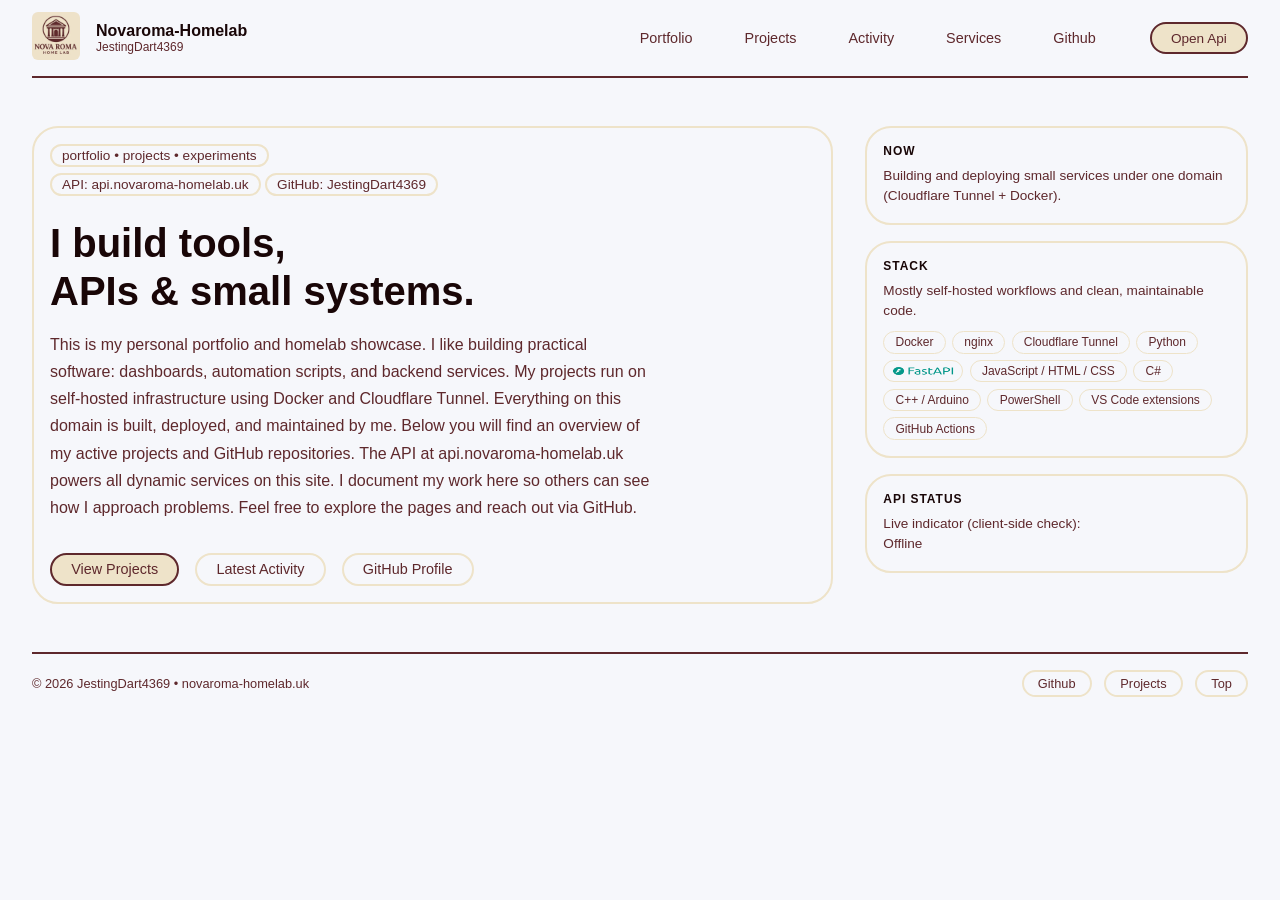
<file: app/template/index.html>
<!DOCTYPE html>
<html lang="en">
  <head>
    <meta charset="UTF-8" />
    <!-- sync:csp:start -->
    <meta http-equiv="Content-Security-Policy" content="default-src 'self'; script-src 'self'; style-src 'self'; img-src 'self' https://novaroma-homelab.uk; connect-src 'self' https://api.novaroma-homelab.uk; object-src 'none'; base-uri 'none'; form-action 'self'" />
    <!-- sync:csp:end -->
    <meta name="viewport" content="width=device-width, initial-scale=1.0" />
    <meta name="description" content="Novaroma-Homelab — portfolio, projects, APIs, and self-hosted software experiments by JestingDart4369." />
    <meta name="author" content="JestingDart4369" />
    <meta name="twitter:description" content="Novaroma-Homelab — portfolio, projects, APIs, and self-hosted software experiments by JestingDart4369." />
    <meta name="twitter:title" content="Novaroma-Homelab" />
    <meta name="twitter:card" content="summary_large_image" />
    <meta name="theme-color" content="#0f172a" />
    <meta name="keywords" content="Novaroma, JestingDart4369, homelab, portfolio, projects, software, API, Docker, Cloudflare Tunnel, self-hosted" />
    <meta name="robots" content="index, follow" />
    <title>Novaroma-Homelab</title>
    <meta property="og:site_name" content="Novaroma-Homelab" />
    <meta property="og:url" content="https://novaroma-homelab.uk/" />
    <meta property="og:type" content="website" />
    <meta property="og:description" content="Novaroma-Homelab — portfolio, projects, APIs, and self-hosted software experiments by JestingDart4369." />
    <meta property="og:title" content="Novaroma-Homelab" />
    <link rel="canonical" href="https://novaroma-homelab.uk/" />
    <link rel="icon" type="image/png" sizes="512x512" href="https://novaroma-homelab.uk/assets/nova-roma-logo-512.png?v=20260827-2" />
    <link rel="shortcut icon" href="/favicon.ico?v=20260827-2" />
    <link rel="apple-touch-icon" sizes="512x512" href="https://novaroma-homelab.uk/assets/nova-roma-logo-512.png?v=20260827-2" />
    <meta property="og:image" content="https://novaroma-homelab.uk/assets/novaroma-search-preview.png?v=20260827-2" />
    <meta property="og:image:secure_url" content="https://novaroma-homelab.uk/assets/novaroma-search-preview.png?v=20260827-2" />
    <meta property="og:image:type" content="image/png" />
    <meta property="og:image:width" content="1200" />
    <meta property="og:image:height" content="630" />
    <meta property="og:image:alt" content="Novaroma-Homelab logo" />
    <meta name="twitter:image" content="https://novaroma-homelab.uk/assets/novaroma-search-preview.png?v=20260827-2" />
    <script type="application/ld+json" data-novaroma-search-image>{"@context":"https://schema.org","@type":"WebSite","name":"Novaroma-Homelab","alternateName":["Novaroma Homelab","Novaroma"],"url":"https://novaroma-homelab.uk/","publisher":{"@type":"Person","name":"JestingDart4369","url":"https://github.com/JestingDart4369","image":"https://novaroma-homelab.uk/assets/nova-roma-logo-512.png?v=20260827-2"},"image":"https://novaroma-homelab.uk/assets/novaroma-search-preview.png?v=20260827-2","thumbnailUrl":"https://novaroma-homelab.uk/assets/novaroma-search-preview.png?v=20260827-2","inLanguage":"en"}</script>
    <link rel="stylesheet" href="style.css" />
    <link rel="stylesheet" href="seasons.css" />
    <script src="seasons.js"></script>
    <script src="site.js" defer></script>
    <link rel="preconnect" href="https://github.com" />
  </head>
  <body>    
    <header>
        <a href="index.html">
            <img src="assets/nova-roma-logo-256.webp?v=20260827-1" alt="Novaroma Logo" class="website-logo" width="128" height="128">
        </a>
        <div class="website-title">
            <p class="site-title">Novaroma-Homelab</p>
            <p>JestingDart4369</p>
        </div>
        <nav>
            <button class="hamburger-menu" id="menu-btn" aria-label="Open navigation menu"></button>
            <ul class="nav-links" id="nav-links">
                <li><a href="portfolio.html">Portfolio</a></li>
                <li><a href="Projects.html">Projects</a></li>
                <li><a href="Activity.html">Activity</a></li>
                <li><a href="Services.html">Services</a></li>
                <li><a href="https://github.com/JestingDart4369" target="_blank" rel="noopener">Github</a></li>
            </ul>
        </nav>
        <a href="https://api.novaroma-homelab.uk" class="btn-api" target="_blank" rel="noopener">Open Api</a>
    </header>

    <hr class="divider-header">

    <main>
    
    <section class="Hero">
        <p class="Hero-sub">
            portfolio • projects • experiments
        </p>
        <div>
        <p class="Hero-sub">
            API: api.novaroma-homelab.uk
        </p>
        <p class="Hero-sub">
            GitHub: JestingDart4369
        </p>
        </div>
        <h1>
            I build tools,<br>
APIs & small systems.
        </h1>
        <p class="hero-text">
            This is my personal portfolio and homelab showcase. I like building practical software: dashboards, automation scripts, and backend services. My projects run on self-hosted infrastructure using Docker and Cloudflare Tunnel. Everything on this domain is built, deployed, and maintained by me. Below you will find an overview of my active projects and GitHub repositories. The API at api.novaroma-homelab.uk powers all dynamic services on this site. I document my work here so others can see how I approach problems. Feel free to explore the pages and reach out via GitHub.
        </p>
        <div class="Hero-buttons">
            <a href="Projects.html" class="btn-primary">View Projects</a>
            <a href="Activity.html" class="btn-secondary">Latest Activity</a>
            <a href="https://github.com/JestingDart4369" target="_blank" rel="noopener" class="btn-secondary">GitHub Profile</a>
        </div>
    </section>
    <aside class="info-panel">
        <div class="info-block">
            <h2>Now</h2>
            <p>Building and deploying small services under one domain (Cloudflare Tunnel + Docker).</p>
        </div>
        <div class="info-block">
            <h2>Stack</h2>
            <p>Mostly self-hosted workflows and clean, maintainable code.</p>
            <div class="tags" data-sync="stack">
            <span class="tag">Docker</span>
            <span class="tag">nginx</span>
            <span class="tag">Cloudflare Tunnel</span>
            <span class="tag">Python</span>
            <img src="assets/fastapi-badge.png?v=20260622-3" alt="FastAPI logo" class="tag-icon" width="80" height="29">
            <span class="tag">JavaScript / HTML / CSS</span>
            <span class="tag">C#</span>
            <span class="tag">C++ / Arduino</span>
            <span class="tag">PowerShell</span>
            <span class="tag">VS Code extensions</span>
            <span class="tag">GitHub Actions</span>
            </div>
        </div>

        <div class="info-block">
            <h2>API Status</h2>
            <p>Live indicator (client-side check):</p>
            <p id="api-status">Checking...</p>
        </div>

    </aside>
    
    </main>
    <hr class="divider-bottom">
    <footer>
        <p class="footer-copy" tabindex="0">© 2026 JestingDart4369 • novaroma-homelab.uk</p>
        <nav class="footer-nav">
            <a href="https://github.com/JestingDart4369" target="_blank" rel="noopener">Github</a>
            <a href="Projects.html">Projects</a>
            <a href="#Top">Top</a>
        </nav>
    </footer>
</file>
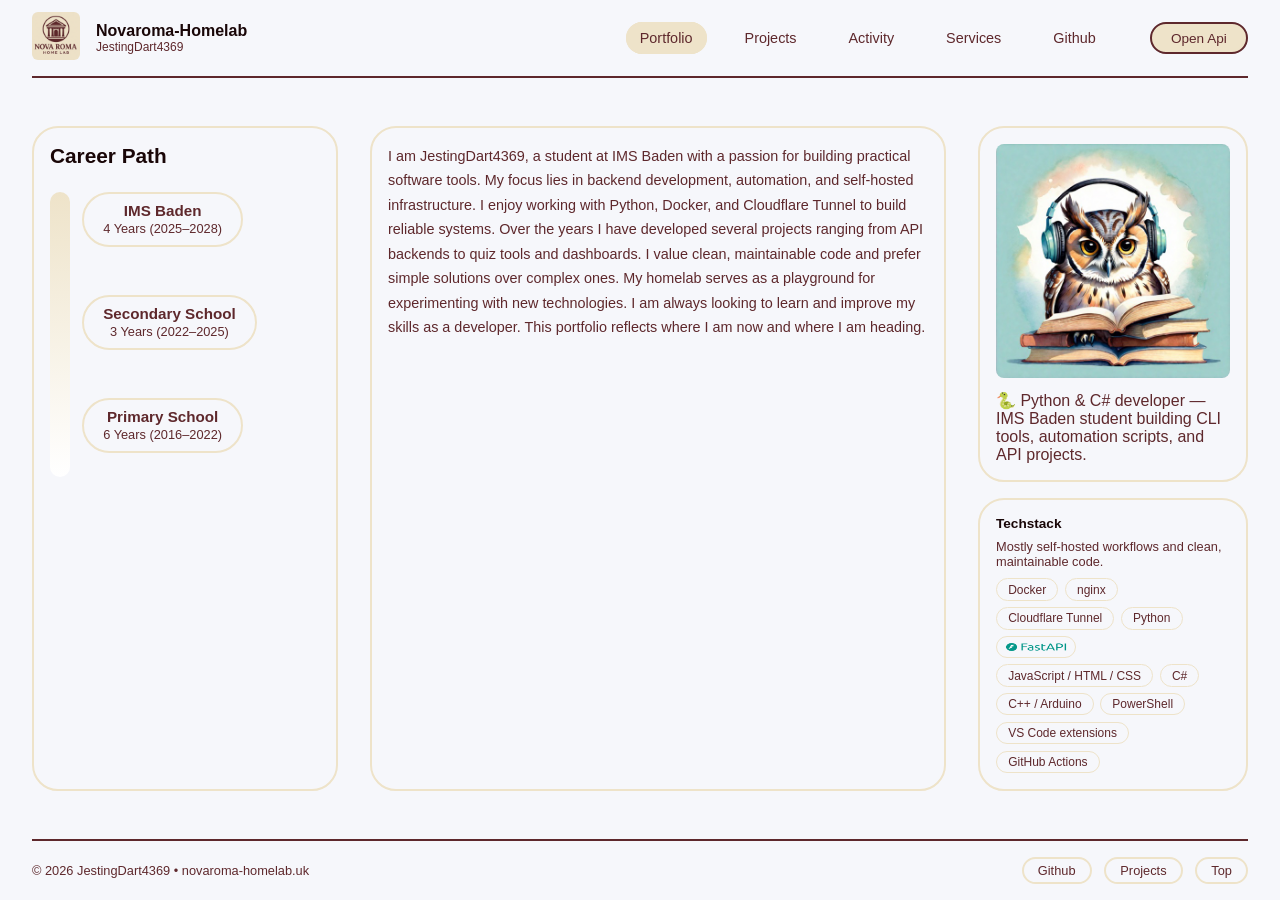
<file: app/template/portfolio.html>
<!DOCTYPE html>
<html lang="en">
  <head>
    <meta charset="UTF-8" />
    <!-- sync:csp:start -->
    <meta http-equiv="Content-Security-Policy" content="default-src 'self'; script-src 'self'; style-src 'self'; img-src 'self' https://novaroma-homelab.uk; connect-src 'self' https://api.novaroma-homelab.uk; object-src 'none'; base-uri 'none'; form-action 'self'" />
    <!-- sync:csp:end -->
    <meta name="viewport" content="width=device-width, initial-scale=1.0" />
    <meta name="description" content="Portfolio and profile information for Novaroma-Homelab, maintained by JestingDart4369." />
    <meta name="author" content="JestingDart4369" />
    <meta name="twitter:description" content="Portfolio and profile information for Novaroma-Homelab, maintained by JestingDart4369." />
    <meta name="twitter:title" content="Portfolio | Novaroma-Homelab" />
    <meta name="twitter:card" content="summary_large_image" />
    <meta name="theme-color" content="#0f172a" />
    <meta name="keywords" content="Novaroma, JestingDart4369, homelab, portfolio, projects, software, API, Docker, Cloudflare Tunnel, self-hosted" />
    <meta name="robots" content="index, follow" />
    <title>Portfolio | Novaroma-Homelab</title>
    <meta property="og:site_name" content="Novaroma-Homelab" />
    <meta property="og:url" content="https://novaroma-homelab.uk/portfolio.html" />
    <meta property="og:type" content="website" />
    <meta property="og:description" content="Portfolio and profile information for Novaroma-Homelab, maintained by JestingDart4369." />
    <meta property="og:title" content="Portfolio | Novaroma-Homelab" />
    <link rel="canonical" href="https://novaroma-homelab.uk/portfolio.html" />
    <link rel="icon" type="image/png" sizes="512x512" href="https://novaroma-homelab.uk/assets/nova-roma-logo-512.png?v=20260827-2" />
    <link rel="shortcut icon" href="/favicon.ico?v=20260827-2" />
    <link rel="apple-touch-icon" sizes="512x512" href="https://novaroma-homelab.uk/assets/nova-roma-logo-512.png?v=20260827-2" />
    <meta property="og:image" content="https://novaroma-homelab.uk/assets/novaroma-search-preview.png?v=20260827-2" />
    <meta property="og:image:secure_url" content="https://novaroma-homelab.uk/assets/novaroma-search-preview.png?v=20260827-2" />
    <meta property="og:image:type" content="image/png" />
    <meta property="og:image:width" content="1200" />
    <meta property="og:image:height" content="630" />
    <meta property="og:image:alt" content="Novaroma-Homelab logo" />
    <meta name="twitter:image" content="https://novaroma-homelab.uk/assets/novaroma-search-preview.png?v=20260827-2" />
    <script type="application/ld+json" data-novaroma-search-image>{"@context":"https://schema.org","@type":"WebPage","name":"Portfolio | Novaroma-Homelab","alternateName":["Novaroma Homelab","Novaroma"],"url":"https://novaroma-homelab.uk/portfolio.html","publisher":{"@type":"Person","name":"JestingDart4369","url":"https://github.com/JestingDart4369","image":"https://novaroma-homelab.uk/assets/nova-roma-logo-512.png?v=20260827-2"},"image":"https://novaroma-homelab.uk/assets/novaroma-search-preview.png?v=20260827-2","thumbnailUrl":"https://novaroma-homelab.uk/assets/novaroma-search-preview.png?v=20260827-2","inLanguage":"en","isPartOf":{"@type":"WebSite","name":"Novaroma-Homelab","url":"https://novaroma-homelab.uk/"}}</script>
    <link rel="stylesheet" href="style.css" />
    <link rel="stylesheet" href="seasons.css" />
    <script src="seasons.js"></script>
    <script src="site.js" defer></script>
    <link rel="preconnect" href="https://github.com" />
  </head>
  <body>    
    <header>
        <a href="index.html">
            <img src="assets/nova-roma-logo.png?v=20260622-4" alt="Novaroma Logo" class="website-logo">
        </a>
        <div class="website-title">
            <p class="site-title">Novaroma-Homelab</p>
            <p>JestingDart4369</p>
        </div>
        <nav>
            <button class="hamburger-menu" id="menu-btn" aria-label="Open navigation menu"></button>
            <ul class="nav-links" id="nav-links">
                <li><a href="portfolio.html" class="active">Portfolio</a></li>
                <li><a href="Projects.html">Projects</a></li>
                <li><a href="Activity.html">Activity</a></li>
                <li><a href="Services.html">Services</a></li>
                <li><a href="https://github.com/JestingDart4369" target="_blank" rel="noopener">Github</a></li>
            </ul>
        </nav>
        <a href="https://api.novaroma-homelab.uk" class="btn-api" target="_blank" rel="noopener">Open Api</a>
    </header>
    <hr class="divider-header">
    <main>
      <section class="career-path">
        <h2>Career Path</h2>
        <div class="career-timeline">
          <div class="career-item">
            <h3>IMS Baden</h3>
            <span>4 Years (2025–2028)</span>
          </div>
          <div class="career-item">
            <h3>Secondary School</h3>
            <span>3 Years (2022–2025)</span>
          </div>
          <div class="career-item">
            <h3>Primary School</h3>
            <span>6 Years (2016–2022)</span>
          </div>
        </div>
      </section>
 
      <!-- Lebenslauf (mitte) -->
      <section class="portfolio-text">
        <p>
          I am JestingDart4369, a student at IMS Baden with a passion for building
          practical software tools. My focus lies in backend development, automation,
          and self-hosted infrastructure. I enjoy working with Python, Docker, and
          Cloudflare Tunnel to build reliable systems. Over the years I have developed
          several projects ranging from API backends to quiz tools and dashboards.
          I value clean, maintainable code and prefer simple solutions over complex ones.
          My homelab serves as a playground for experimenting with new technologies.
          I am always looking to learn and improve my skills as a developer.
          This portfolio reflects where I am now and where I am heading.
        </p>
      </section>
 
      <!-- Aside: Profilbild + Techstack (rechts) -->
      <aside class="portfolio-aside">
        <div class="portfolio-profile">
        <img src="assets/profile.jpeg" alt="Profilbild JestingDart4369" class="profile-pic">
        <p class="profile-desc">
          🐍 Python &amp; C# developer —
          IMS Baden student building CLI tools, automation scripts, and API projects.
        </p>
        </div>
        <div class="techstack-block">
          <h3>Techstack</h3>
          <p>Mostly self-hosted workflows and clean, maintainable code.</p>
          <div class="tags" data-sync="stack">
            <span class="tag">Docker</span>
            <span class="tag">nginx</span>
            <span class="tag">Cloudflare Tunnel</span>
            <span class="tag">Python</span>
            <img src="assets/fastapi-badge.png?v=20260622-3" alt="FastAPI logo" class="tag-icon" width="80" height="29">
            <span class="tag">JavaScript / HTML / CSS</span>
            <span class="tag">C#</span>
            <span class="tag">C++ / Arduino</span>
            <span class="tag">PowerShell</span>
            <span class="tag">VS Code extensions</span>
            <span class="tag">GitHub Actions</span>
          </div>
        </div>
      </aside>

    </main>
    <hr class="divider-bottom">
    <footer>
        <p class="footer-copy" tabindex="0">© 2026 JestingDart4369 • novaroma-homelab.uk</p>
        <nav class="footer-nav">
            <a href="https://github.com/JestingDart4369" target="_blank" rel="noopener">Github</a>
            <a href="Projects.html">Projects</a>
            <a href="#Top">Top</a>
        </nav>
    </footer>



  </body>
</html>
</file>
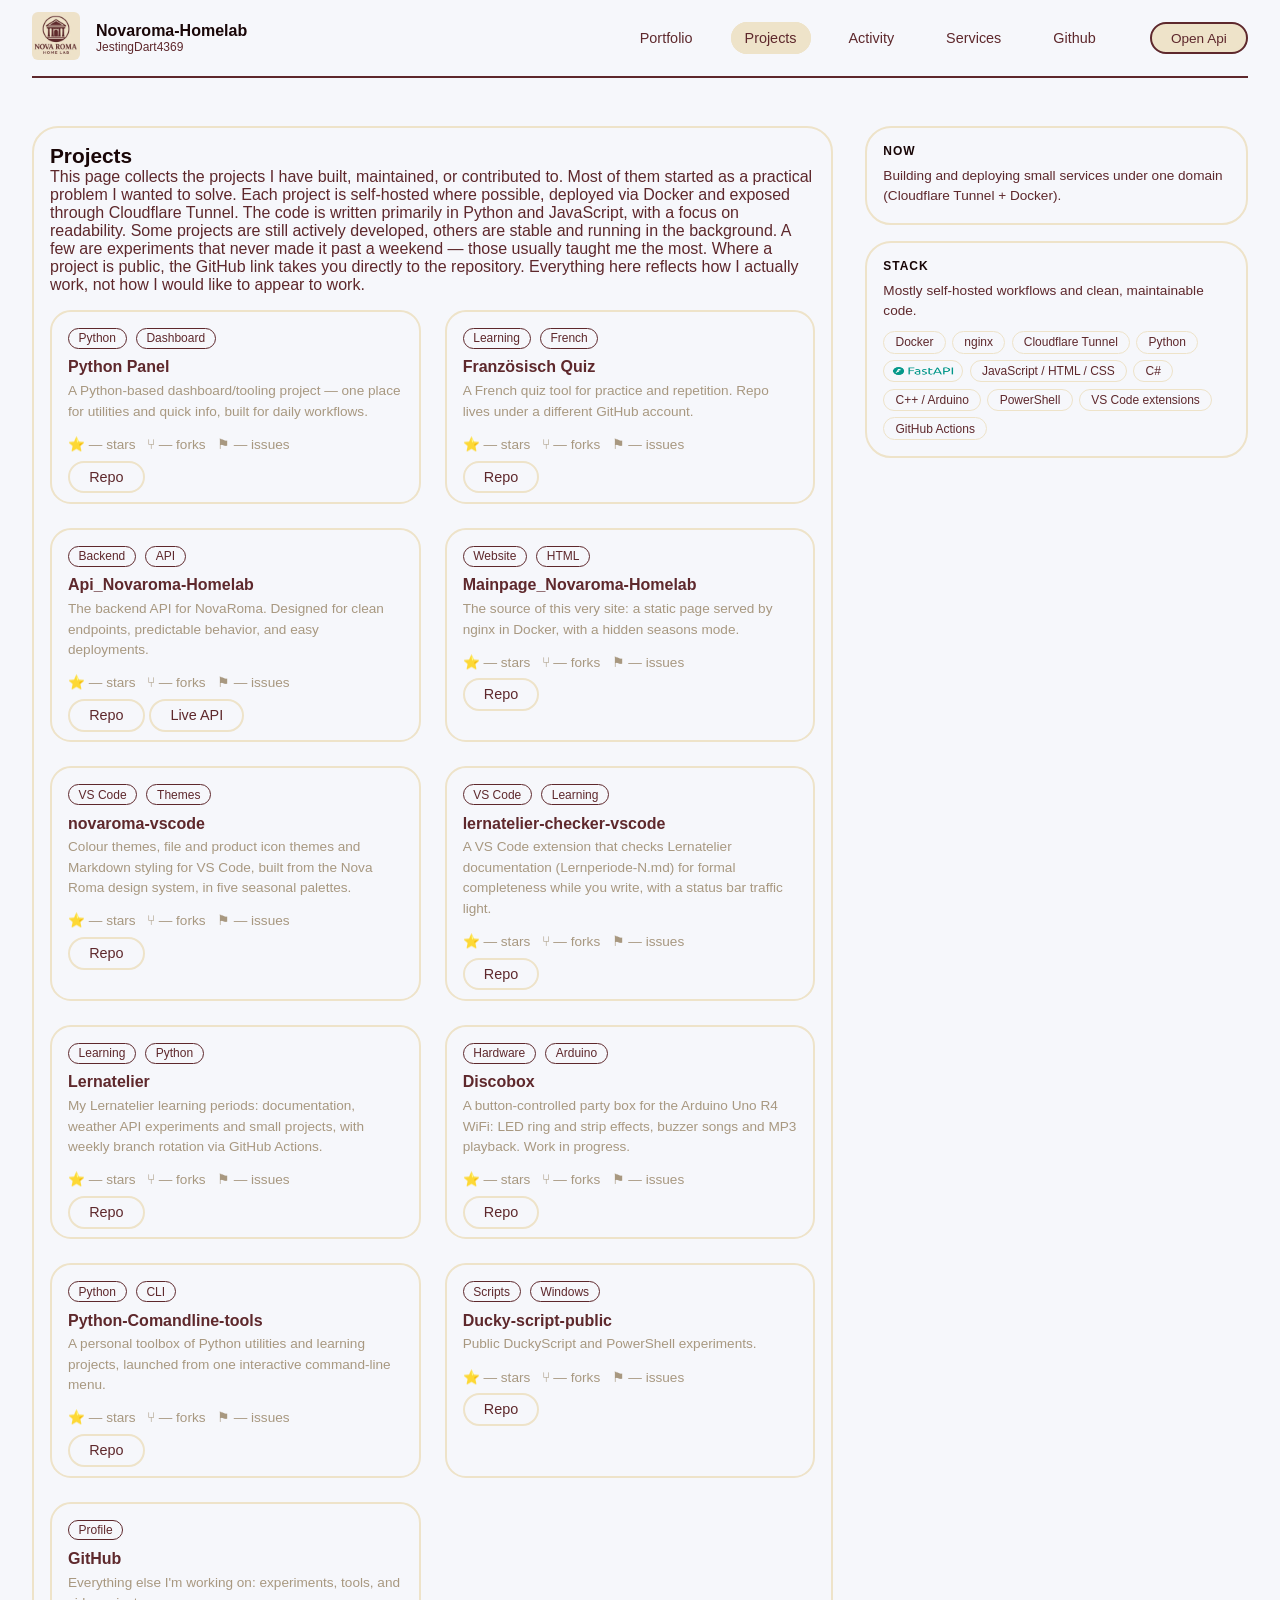
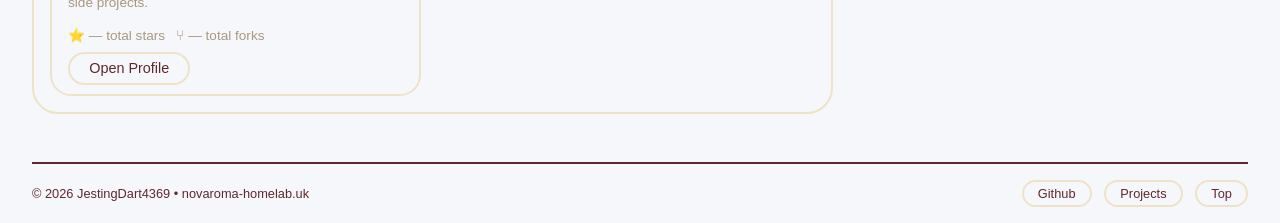
<file: app/template/Projects.html>
<!DOCTYPE html>
<html lang="en">
  <head>
    <meta charset="UTF-8" />
    <!-- sync:csp:start -->
    <meta http-equiv="Content-Security-Policy" content="default-src 'self'; script-src 'self'; style-src 'self'; img-src 'self' https://novaroma-homelab.uk; connect-src 'self' https://api.novaroma-homelab.uk; object-src 'none'; base-uri 'none'; form-action 'self'" />
    <!-- sync:csp:end -->
    <meta name="viewport" content="width=device-width, initial-scale=1.0" />
    <meta name="description" content="Projects, software experiments, and homelab builds from Novaroma-Homelab." />
    <meta name="author" content="JestingDart4369" />
    <meta name="twitter:description" content="Projects, software experiments, and homelab builds from Novaroma-Homelab." />
    <meta name="twitter:title" content="Projects | Novaroma-Homelab" />
    <meta name="twitter:card" content="summary_large_image" />
    <meta name="theme-color" content="#0f172a" />
    <meta name="keywords" content="Novaroma, JestingDart4369, homelab, portfolio, projects, software, API, Docker, Cloudflare Tunnel, self-hosted" />
    <meta name="robots" content="index, follow" />
    <title>Projects | Novaroma-Homelab</title>
    <meta property="og:site_name" content="Novaroma-Homelab" />
    <meta property="og:url" content="https://novaroma-homelab.uk/Projects.html" />
    <meta property="og:type" content="website" />
    <meta property="og:description" content="Projects, software experiments, and homelab builds from Novaroma-Homelab." />
    <meta property="og:title" content="Projects | Novaroma-Homelab" />
    <link rel="canonical" href="https://novaroma-homelab.uk/Projects.html" />
    <link rel="icon" type="image/png" sizes="512x512" href="https://novaroma-homelab.uk/assets/nova-roma-logo-512.png?v=20260827-2" />
    <link rel="shortcut icon" href="/favicon.ico?v=20260827-2" />
    <link rel="apple-touch-icon" sizes="512x512" href="https://novaroma-homelab.uk/assets/nova-roma-logo-512.png?v=20260827-2" />
    <meta property="og:image" content="https://novaroma-homelab.uk/assets/novaroma-search-preview.png?v=20260827-2" />
    <meta property="og:image:secure_url" content="https://novaroma-homelab.uk/assets/novaroma-search-preview.png?v=20260827-2" />
    <meta property="og:image:type" content="image/png" />
    <meta property="og:image:width" content="1200" />
    <meta property="og:image:height" content="630" />
    <meta property="og:image:alt" content="Novaroma-Homelab logo" />
    <meta name="twitter:image" content="https://novaroma-homelab.uk/assets/novaroma-search-preview.png?v=20260827-2" />
    <script type="application/ld+json" data-novaroma-search-image>{"@context":"https://schema.org","@type":"WebPage","name":"Projects | Novaroma-Homelab","alternateName":["Novaroma Homelab","Novaroma"],"url":"https://novaroma-homelab.uk/Projects.html","publisher":{"@type":"Person","name":"JestingDart4369","url":"https://github.com/JestingDart4369","image":"https://novaroma-homelab.uk/assets/nova-roma-logo-512.png?v=20260827-2"},"image":"https://novaroma-homelab.uk/assets/novaroma-search-preview.png?v=20260827-2","thumbnailUrl":"https://novaroma-homelab.uk/assets/novaroma-search-preview.png?v=20260827-2","inLanguage":"en","isPartOf":{"@type":"WebSite","name":"Novaroma-Homelab","url":"https://novaroma-homelab.uk/"}}</script>
    <link rel="stylesheet" href="style.css" />
    <link rel="stylesheet" href="seasons.css" />
    <script src="seasons.js"></script>
    <script src="site.js" defer></script>
  </head>
  <body>    
    <header>
        <a href="index.html">
            <img src="assets/nova-roma-logo-256.webp?v=20260827-1" alt="Novaroma Logo" class="website-logo" width="128" height="128">
        </a>
        <div class="website-title">
            <p class="site-title">Novaroma-Homelab</p>
            <p>JestingDart4369</p>
        </div>
        <nav>
            <button class="hamburger-menu" id="menu-btn" aria-label="Open navigation menu"></button>
            <ul class="nav-links" id="nav-links">
                <li><a href="portfolio.html">Portfolio</a></li>
                <li><a href="Projects.html" class="active">Projects</a></li>
                <li><a href="Activity.html">Activity</a></li>
                <li><a href="Services.html">Services</a></li>
                <li><a href="https://github.com/JestingDart4369" target="_blank" rel="noopener">Github</a></li>
            </ul>
        </nav>
        <a href="https://api.novaroma-homelab.uk" class="btn-api" target="_blank" rel="noopener">Open Api</a>
    </header>
    <hr class="divider-header">
    <main>
 
      <!-- Projects Grid (links) -->
      <section class="projects-section">
        <div class="projects-header">
          <h2>Projects</h2>
          <p>
            This page collects the projects I have built, maintained, or contributed to. Most of them started as a practical problem I wanted to solve. Each project is self-hosted where possible, deployed via Docker and exposed through Cloudflare Tunnel. The code is written primarily in Python and JavaScript, with a focus on readability. Some projects are still actively developed, others are stable and running in the background. A few are experiments that never made it past a weekend — those usually taught me the most. Where a project is public, the GitHub link takes you directly to the repository. Everything here reflects how I actually work, not how I would like to appear to work.
          </p>
        </div>
 
        <div class="projects-grid">
<!-- sync:projects:start -->
          <div class="project-card">
            <span class="card-tag">Python</span>
            <span class="card-tag">Dashboard</span>
            <h3>Python Panel</h3>
            <p>A Python-based dashboard/tooling project — one place for utilities and quick info, built for daily workflows.</p>
            <p class="card-stats">⭐ — stars &nbsp; ⑂ — forks &nbsp; ⚑ — issues</p>
            <a href="https://github.com/JestingDart4369/Python_Panel" target="_blank" rel="noopener" class="btn-secondary">Repo</a>
          </div>

          <div class="project-card">
            <span class="card-tag">Learning</span>
            <span class="card-tag">French</span>
            <h3>Französisch Quiz</h3>
            <p>A French quiz tool for practice and repetition. Repo lives under a different GitHub account.</p>
            <p class="card-stats">⭐ — stars &nbsp; ⑂ — forks &nbsp; ⚑ — issues</p>
            <a href="https://github.com/C-Kaenel/Franzoesisch-Quiz" target="_blank" rel="noopener" class="btn-secondary">Repo</a>
          </div>

          <div class="project-card">
            <span class="card-tag">Backend</span>
            <span class="card-tag">API</span>
            <h3>Api_Novaroma-Homelab</h3>
            <p>The backend API for NovaRoma. Designed for clean endpoints, predictable behavior, and easy deployments.</p>
            <p class="card-stats">⭐ — stars &nbsp; ⑂ — forks &nbsp; ⚑ — issues</p>
            <a href="https://github.com/JestingDart4369/Api_Novaroma-Homelab" target="_blank" rel="noopener" class="btn-secondary">Repo</a>
            <a href="https://api.novaroma-homelab.uk" target="_blank" rel="noopener" class="btn-secondary">Live API</a>
          </div>

          <div class="project-card">
            <span class="card-tag">Website</span>
            <span class="card-tag">HTML</span>
            <h3>Mainpage_Novaroma-Homelab</h3>
            <p>The source of this very site: a static page served by nginx in Docker, with a hidden seasons mode.</p>
            <p class="card-stats">⭐ — stars &nbsp; ⑂ — forks &nbsp; ⚑ — issues</p>
            <a href="https://github.com/JestingDart4369/Mainpage_Novaroma-Homelab" target="_blank" rel="noopener" class="btn-secondary">Repo</a>
          </div>

          <div class="project-card">
            <span class="card-tag">VS Code</span>
            <span class="card-tag">Themes</span>
            <h3>novaroma-vscode</h3>
            <p>Colour themes, file and product icon themes and Markdown styling for VS Code, built from the Nova Roma design system, in five seasonal palettes.</p>
            <p class="card-stats">⭐ — stars &nbsp; ⑂ — forks &nbsp; ⚑ — issues</p>
            <a href="https://github.com/JestingDart4369/novaroma-vscode" target="_blank" rel="noopener" class="btn-secondary">Repo</a>
          </div>

          <div class="project-card">
            <span class="card-tag">VS Code</span>
            <span class="card-tag">Learning</span>
            <h3>lernatelier-checker-vscode</h3>
            <p>A VS Code extension that checks Lernatelier documentation (Lernperiode-N.md) for formal completeness while you write, with a status bar traffic light.</p>
            <p class="card-stats">⭐ — stars &nbsp; ⑂ — forks &nbsp; ⚑ — issues</p>
            <a href="https://github.com/JestingDart4369/lernatelier-checker-vscode" target="_blank" rel="noopener" class="btn-secondary">Repo</a>
          </div>

          <div class="project-card">
            <span class="card-tag">Learning</span>
            <span class="card-tag">Python</span>
            <h3>Lernatelier</h3>
            <p>My Lernatelier learning periods: documentation, weather API experiments and small projects, with weekly branch rotation via GitHub Actions.</p>
            <p class="card-stats">⭐ — stars &nbsp; ⑂ — forks &nbsp; ⚑ — issues</p>
            <a href="https://github.com/JestingDart4369/Lernatelier" target="_blank" rel="noopener" class="btn-secondary">Repo</a>
          </div>

          <div class="project-card">
            <span class="card-tag">Hardware</span>
            <span class="card-tag">Arduino</span>
            <h3>Discobox</h3>
            <p>A button-controlled party box for the Arduino Uno R4 WiFi: LED ring and strip effects, buzzer songs and MP3 playback. Work in progress.</p>
            <p class="card-stats">⭐ — stars &nbsp; ⑂ — forks &nbsp; ⚑ — issues</p>
            <a href="https://github.com/JestingDart4369/Discobox" target="_blank" rel="noopener" class="btn-secondary">Repo</a>
          </div>

          <div class="project-card">
            <span class="card-tag">Python</span>
            <span class="card-tag">CLI</span>
            <h3>Python-Comandline-tools</h3>
            <p>A personal toolbox of Python utilities and learning projects, launched from one interactive command-line menu.</p>
            <p class="card-stats">⭐ — stars &nbsp; ⑂ — forks &nbsp; ⚑ — issues</p>
            <a href="https://github.com/JestingDart4369/Python-Comandline-tools" target="_blank" rel="noopener" class="btn-secondary">Repo</a>
          </div>

          <div class="project-card">
            <span class="card-tag">Scripts</span>
            <span class="card-tag">Windows</span>
            <h3>Ducky-script-public</h3>
            <p>Public DuckyScript and PowerShell experiments.</p>
            <p class="card-stats">⭐ — stars &nbsp; ⑂ — forks &nbsp; ⚑ — issues</p>
            <a href="https://github.com/JestingDart4369/Ducky-script-public" target="_blank" rel="noopener" class="btn-secondary">Repo</a>
          </div>

          <div class="project-card">
            <span class="card-tag">Profile</span>
            <h3>GitHub</h3>
            <p>Everything else I&#x27;m working on: experiments, tools, and side projects.</p>
            <p class="card-stats">⭐ — total stars &nbsp; ⑂ — total forks</p>
            <a href="https://github.com/JestingDart4369" target="_blank" rel="noopener" class="btn-secondary">Open Profile</a>
          </div>
<!-- sync:projects:end -->
 
        </div>
      </section>
 
      <!-- Aside (rechts) -->
      <aside class="info-panel">
        <div class="info-block">
          <h2>Now</h2>
          <p>Building and deploying small services under one domain (Cloudflare Tunnel + Docker).</p>
        </div>
        <div class="info-block">
          <h2>Stack</h2>
          <p>Mostly self-hosted workflows and clean, maintainable code.</p>
          <div class="tags" data-sync="stack">
            <span class="tag">Docker</span>
            <span class="tag">nginx</span>
            <span class="tag">Cloudflare Tunnel</span>
            <span class="tag">Python</span>
            <img src="assets/fastapi-badge.png?v=20260622-3" alt="FastAPI logo" class="tag-icon" width="80" height="29">
            <span class="tag">JavaScript / HTML / CSS</span>
            <span class="tag">C#</span>
            <span class="tag">C++ / Arduino</span>
            <span class="tag">PowerShell</span>
            <span class="tag">VS Code extensions</span>
            <span class="tag">GitHub Actions</span>
          </div>
        </div>
      </aside>
 
    </main>
    <hr class="divider-bottom">
    <footer>
        <p class="footer-copy" tabindex="0">© 2026 JestingDart4369 • novaroma-homelab.uk</p>
        <nav class="footer-nav">
            <a href="https://github.com/JestingDart4369" target="_blank" rel="noopener">Github</a>
            <a href="Projects.html">Projects</a>
            <a href="#Top">Top</a>
        </nav>
    </footer>
</file>
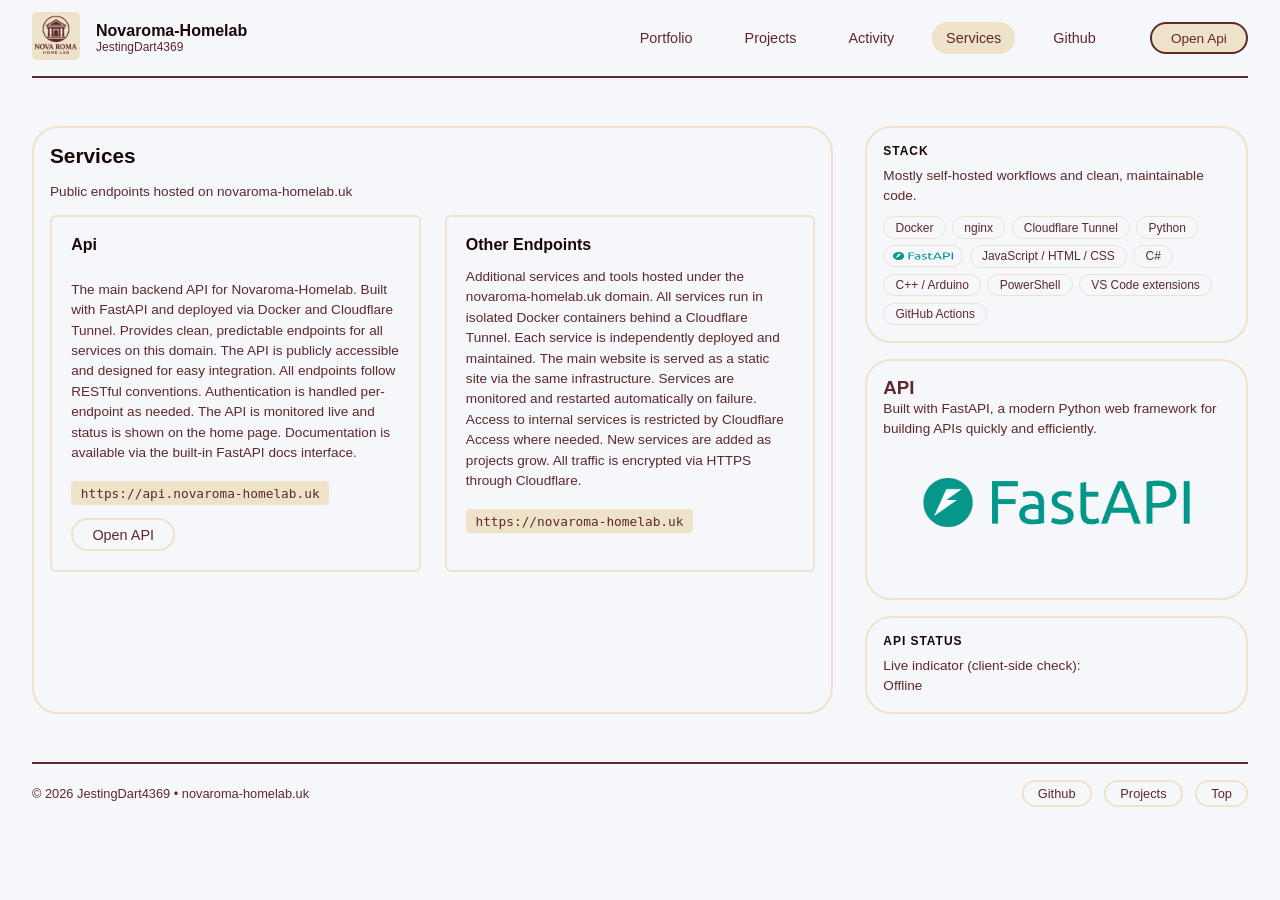
<file: app/template/Services.html>
<!DOCTYPE html>
<html lang="en">
  <head>
    <meta charset="UTF-8" />
    <!-- sync:csp:start -->
    <meta http-equiv="Content-Security-Policy" content="default-src 'self'; script-src 'self'; style-src 'self'; img-src 'self' https://novaroma-homelab.uk; connect-src 'self' https://api.novaroma-homelab.uk; object-src 'none'; base-uri 'none'; form-action 'self'" />
    <!-- sync:csp:end -->
    <meta name="viewport" content="width=device-width, initial-scale=1.0" />
    <meta name="description" content="Public API endpoints and services for Novaroma-Homelab." />
    <meta name="author" content="JestingDart4369" />
    <meta name="twitter:description" content="Public API endpoints and services for Novaroma-Homelab." />
    <meta name="twitter:title" content="Services | Novaroma-Homelab" />
    <meta name="twitter:card" content="summary_large_image" />
    <meta name="theme-color" content="#0f172a" />
    <meta name="keywords" content="Novaroma, JestingDart4369, homelab, portfolio, projects, software, API, Docker, Cloudflare Tunnel, self-hosted" />
    <meta name="robots" content="index, follow" />
    <title>Services | Novaroma-Homelab</title>
    <meta property="og:site_name" content="Novaroma-Homelab" />
    <meta property="og:url" content="https://novaroma-homelab.uk/Services.html" />
    <meta property="og:type" content="website" />
    <meta property="og:description" content="Public API endpoints and services for Novaroma-Homelab." />
    <meta property="og:title" content="Services | Novaroma-Homelab" />
    <link rel="canonical" href="https://novaroma-homelab.uk/Services.html" />
    <link rel="icon" type="image/png" sizes="512x512" href="https://novaroma-homelab.uk/assets/nova-roma-logo-512.png?v=20260827-2" />
    <link rel="shortcut icon" href="/favicon.ico?v=20260827-2" />
    <link rel="apple-touch-icon" sizes="512x512" href="https://novaroma-homelab.uk/assets/nova-roma-logo-512.png?v=20260827-2" />
    <meta property="og:image" content="https://novaroma-homelab.uk/assets/novaroma-search-preview.png?v=20260827-2" />
    <meta property="og:image:secure_url" content="https://novaroma-homelab.uk/assets/novaroma-search-preview.png?v=20260827-2" />
    <meta property="og:image:type" content="image/png" />
    <meta property="og:image:width" content="1200" />
    <meta property="og:image:height" content="630" />
    <meta property="og:image:alt" content="Novaroma-Homelab logo" />
    <meta name="twitter:image" content="https://novaroma-homelab.uk/assets/novaroma-search-preview.png?v=20260827-2" />
    <script type="application/ld+json" data-novaroma-search-image>{"@context":"https://schema.org","@type":"WebPage","name":"Services | Novaroma-Homelab","alternateName":["Novaroma Homelab","Novaroma"],"url":"https://novaroma-homelab.uk/Services.html","publisher":{"@type":"Person","name":"JestingDart4369","url":"https://github.com/JestingDart4369","image":"https://novaroma-homelab.uk/assets/nova-roma-logo-512.png?v=20260827-2"},"image":"https://novaroma-homelab.uk/assets/novaroma-search-preview.png?v=20260827-2","thumbnailUrl":"https://novaroma-homelab.uk/assets/novaroma-search-preview.png?v=20260827-2","inLanguage":"en","isPartOf":{"@type":"WebSite","name":"Novaroma-Homelab","url":"https://novaroma-homelab.uk/"}}</script>
    <link rel="stylesheet" href="style.css" />
    <link rel="stylesheet" href="seasons.css" />
    <script src="seasons.js"></script>
    <script src="site.js" defer></script>
  </head>
  <body>

    <header>
      <a href="index.html">
        <img src="assets/nova-roma-logo-256.webp?v=20260827-1" alt="Novaroma Logo" class="website-logo" width="128" height="128">
      </a>
      <div class="website-title">
            <p class="site-title">Novaroma-Homelab</p>
        <p>JestingDart4369</p>
      </div>
      <nav>
        <button class="hamburger-menu" id="menu-btn" aria-label="Open navigation menu"></button>
        <ul class="nav-links" id="nav-links">
          <li><a href="portfolio.html">Portfolio</a></li>
          <li><a href="Projects.html">Projects</a></li>
          <li><a href="Activity.html">Activity</a></li>
          <li><a href="Services.html" class="active">Services</a></li>
          <li><a href="https://github.com/JestingDart4369" target="_blank" rel="noopener">Github</a></li>
        </ul>
      </nav>
      <a href="https://api.novaroma-homelab.uk" class="btn-api" target="_blank" rel="noopener">Open Api</a>
    </header>

    <hr class="divider-header">

    <main>

      <!-- Services Grid (links) -->
      <section class="services-section">
        <h2>Services</h2>
        <p>Public endpoints hosted on novaroma-homelab.uk</p>

        <div class="services-grid">

          <!-- API Card -->
          <div class="service-card">
            <!-- Bildnachweis: FastAPI Logo — github.com/fastapi/fastapi, MIT Lizenz -->
             <div class="service-header">
            <h3>Api</h3>
            </div>
            <p>
              The main backend API for Novaroma-Homelab. Built with FastAPI and deployed
              via Docker and Cloudflare Tunnel. Provides clean, predictable endpoints for
              all services on this domain. The API is publicly accessible and designed for
              easy integration. All endpoints follow RESTful conventions. Authentication
              is handled per-endpoint as needed. The API is monitored live and status is
              shown on the home page. Documentation is available via the built-in FastAPI
              docs interface.
            </p>
            <span class="endpoint-url">https://api.novaroma-homelab.uk</span>
            <br>
            <a href="https://api.novaroma-homelab.uk" target="_blank" rel="noopener" class="btn-secondary">Open API</a>
          </div>

          <!-- Other Endpoints Card -->
          <div class="service-card">
            <h3>Other Endpoints</h3>
            <p>
              Additional services and tools hosted under the novaroma-homelab.uk domain.
              All services run in isolated Docker containers behind a Cloudflare Tunnel.
              Each service is independently deployed and maintained. The main website is
              served as a static site via the same infrastructure. Services are monitored
              and restarted automatically on failure. Access to internal services is
              restricted by Cloudflare Access where needed. New services are added as
              projects grow. All traffic is encrypted via HTTPS through Cloudflare.
            </p>
            <span class="endpoint-url">https://novaroma-homelab.uk</span>
          </div>

        </div>
      </section>

      <!-- Aside (rechts) -->
      <aside class="info-panel">
        <div class="info-block">
          <h2>Stack</h2>
          <p>Mostly self-hosted workflows and clean, maintainable code.</p>
          <div class="tags" data-sync="stack">
            <span class="tag">Docker</span>
            <span class="tag">nginx</span>
            <span class="tag">Cloudflare Tunnel</span>
            <span class="tag">Python</span>
            <img src="assets/fastapi-badge.png?v=20260622-3" alt="FastAPI logo" class="tag-icon" width="80" height="29">
            <span class="tag">JavaScript / HTML / CSS</span>
            <span class="tag">C#</span>
            <span class="tag">C++ / Arduino</span>
            <span class="tag">PowerShell</span>
            <span class="tag">VS Code extensions</span>
            <span class="tag">GitHub Actions</span>
          </div>
        </div>
        <div class="info-block">
        <h3>API</h3>
        <p>Built with FastAPI, a modern Python web framework for building APIs quickly and efficiently.</p>
        <img src="assets/fastapi-badge.png?v=20260622-3" alt="FastAPI Logo" class="service-badge">
        </div>
        <div class="info-block">
          <h2>API Status</h2>
          <p>Live indicator (client-side check):</p>
          <p id="api-status">Checking...</p>
        </div>
      </aside>

    </main>

    <hr class="divider-bottom">

    <footer>
      <p class="footer-copy" tabindex="0">© 2026 JestingDart4369 • novaroma-homelab.uk</p>
      <nav class="footer-nav">
        <a href="https://github.com/JestingDart4369" target="_blank" rel="noopener">Github</a>
        <a href="Projects.html">Projects</a>
        <a href="#top">Top</a>
      </nav>
    </footer>


  </body>
</html>
</file>
<file: app/template/style.css>
/* Color */
:root {
  --bg:     #f6f7fb;
  --main: #5E282C;
  --text: #190607;
  --accent:   #EEE3C9;
  --muted:  #a89880;
  --line: 2px;
  --corner-radius: 26px;
  --pading: 1rem;
}

/* Reset & Base */
* {
  margin: 0;
  padding: 0;
  box-sizing: border-box;
}

body {
  background-color: var(--bg);
  color: var(--main);
  font-family: 'Roboto', sans-serif;
  min-height: 100vh;
  display: flex;
  flex-direction: column;
}

a {
  color: var(--main);
  text-decoration: none;
}

a:hover {
  color: var(--muted);
}

/* Header */
header {
  display: flex;
  align-items: center;
  gap: 1rem;
  padding: 0.75rem 2rem;
}

.website-logo {
  height: 48px;
  width: auto;
  border-radius: 6px;
}

.website-title .site-title {
  font-size: 1rem;
  font-weight: 600;
  color: var(--text);
}

.website-title p {
  font-size: 0.75rem;
  color: var(--main);
}

/* Nav */
nav {
  margin-left: auto;
}

.nav-links {
  display: flex;
  gap: 1.5rem;
  list-style: none;
}

.nav-links a {
  font-size: 0.9rem;
  padding: 6px 12px;
  border-radius: 999px;
  border: var(--line) solid transparent;
  transition: 0.2s ease;
  color: var(--main);
}

.nav-links a:hover {
  border-color: var(--accent);
  background: var(--bg);
  color: var(--main);
}

.nav-links a.active {
  background: var(--accent);
  color: var(--Main);
  border-color: var(--accent);
}

.hamburger-menu {
  display: none;
  background: var(--accent);
  border: 1px solid var(--main);
  border-radius: var(--corner-radius);
  color: var(--main);
  padding: 0.3rem 0.6rem;
  cursor: pointer;
  font-size: 1.2rem;
}

.hamburger-menu::before {
  content: '☰';
}

.btn-api {
  margin-left: 1.5rem;
  padding: 0.4rem 1.2rem;
  border: var(--line) solid var(--main);
  border-radius: 999px;
  font-size: 0.85rem;
  white-space: nowrap;
  color: var(--main);
  background: var(--accent);
}

.btn-api:hover {
  background: var(--main);
  color: var(--bg);
}

/* Main */
main {
  display: flex;
  gap: 2rem;
  padding: 3rem 2rem;
}

/* Hero */
.Hero {
  flex: 2;
  display: flex;
  flex-direction: column;
  justify-content: center;
  border: var(--line) solid var(--accent);
  border-radius: var(--corner-radius);
  padding: var(--pading);
}

.Hero-sub {
  font-size: 0.85rem;
  color: var(--main);
  margin-bottom: 0.4rem;
  border: var(--line) solid var(--accent);
  border-radius: 999px;
  padding: 2px 10px;
  display: inline-block;
  width: fit-content;
}

.Hero h1 {
  font-size: 2.5rem;
  margin: 1rem 0;
  line-height: 1.2;
  color: var(--text);
}

.hero-text {
  max-width: 600px;
  line-height: 1.7;
  color: var(--main);
  margin-bottom: 2rem;
}

.Hero-buttons {
  display: flex;
  gap: 1rem;
  flex-wrap: wrap;
}

.btn-primary {
  padding: 0.4rem 1.2rem;
  background-color: var(--accent);
  color: var(--main);
  border: var(--line) solid var(--main);
  border-radius: 999px;
  font-size: 0.9rem;
}

.btn-primary:hover {
  background-color: var(--main);
  color: var(--bg);
}

.btn-secondary {
  padding: 0.4rem 1.2rem;
  color: var(--main);
  border: var(--line) solid var(--accent);
  border-radius: 999px;
  font-size: 0.9rem;
}

.btn-secondary:hover {
  border-color: var(--main);
  color: var(--main)
}

/* Info Panel (Now / Stack / API Status) */
.info-panel {
  flex: 1;
  display: flex;
  flex-direction: column;
  gap: 1rem;
  min-width: 200px;
}

.info-block {
  border: var(--line) solid var(--accent);
  border-radius: var(--corner-radius);
  padding: 1rem;
}

.info-block h2 {
  font-size: 0.75rem;
  text-transform: uppercase;
  color: var(--text);
  margin-bottom: 0.5rem;
  letter-spacing: 0.08em;
  font-weight: 700;
}

.info-block p {
  font-size: 0.85rem;
  line-height: 1.5;
  color: var(--main);
}

/* Tags */
.tags {
  display: flex;
  flex-wrap: wrap;
  gap: 0.4rem;
  margin-top: 0.6rem;
}
.tag-icon {
  border: 1px solid var(--accent);
  border-radius: 999px;
  font-size: 0.75rem;
  max-height: 22px;
}
.tag {
  background: transparent;
  color: var(--main);
  border: 1px solid var(--accent);
  padding: 0.2rem 0.7rem;
  border-radius: 999px;
  font-size: 0.75rem;
}

/* Projects Grid */
.projects-section {
  flex: 2;
  display: flex;
  flex-direction: column;
  gap: 1rem;
  border: var(--line) solid var(--accent);
  border-radius: var(--corner-radius);
  padding: var(--pading);
}

.projects-section h2 {
  font-size: 1.3rem;
  color: var(--text);
}

.projects-section > p {
  font-size: 0.85rem;
  color: var(--main);
}

.projects-grid {
  display: grid;
  grid-template-columns: repeat(2, 1fr);
  gap: 1.5rem;
}

.project-card {
  border: var(--line) solid var(--accent);
  border-radius: 21px;
  padding: 1rem;
}
.project-card h3 {
  font-size: 1rem;
  margin-bottom: 0.3rem;
  color: var(--main);
}

.project-card p {
  font-size: 0.85rem;
  color: var(--muted);
  margin-bottom: 0.8rem;
  line-height: 1.5;
}

.card-stats {
  font-size: 0.8rem;
  color: var(--muted);
  margin-bottom: 0.5rem;
}

.card-tag {
  color: var(--main);
  border: 1px solid var(--main);
  background: transparent;
  padding: 0.15rem 0.6rem;
  border-radius: 999px;
  font-size: 0.75rem;
  margin-right: 0.3rem;
  display: inline-block;
  margin-bottom: 0.6rem;
}

/* Activity */
.activity-section {
  flex: 2;
  display: flex;
  flex-direction: column;
  gap: 1rem;
  border: var(--line) solid var(--accent);
  border-radius: var(--corner-radius);
  padding: var(--pading);
}

.activity-text {
  border: var(--line) solid var(--accent);
  border-radius: var(--corner-radius);
  padding: var(--pading);
  margin-bottom: 1.5rem;
}
.activity-text a {
  margin-top: 1.5rem;
   display:inline-block;
   gap: 1rem;
}
.activity-repo-tabs {
  display: flex;
  gap: 0.8rem 0.5rem;
  flex-wrap: wrap;
  padding-top: 1rem;
  padding-bottom: 1rem;

}
.activity-repo-tabs span {
  border: var(--line) solid var(--accent);
  border-radius: 999px;
  padding: 0.2rem 0.8rem;
  font-size: 0.85rem;
  cursor: pointer;
  color: var(--main);
}

.activity-repo-tabs span.active-tab {
  background: var(--accent);
  border-color: var(--accent);
}
.activity-section h2 {
  font-size: 1.3rem;
  margin-bottom: 0.3rem;
  color: var(--text);
}

.activity-section > p {
  font-size: 0.85rem;
  color: var(--main);
  margin-bottom: 1.5rem;
}
.activity-commits {
  border: var(--line) solid var(--accent);
  border-radius: var(--corner-radius);
  padding: var(--pading);
}
.commit-list {
  flex: 1;
  display: flex;
  flex-direction: column;
  gap: 0.8rem;
  padding-bottom:1.5rem;
}

.commit-item {
  border: var(--line) solid var(--accent);
  border-radius: 12px;
  padding: 0.8rem;
}

.commit-repo {
  font-size: 0.8rem;
  color: var(--main);
  margin-bottom: 0.2rem;
}

.commit-msg {
  font-size: 0.9rem;
  color: var(--main);
}
.activity-aside {
  flex: 1;
  display: flex;
  flex-direction: column;
  gap: 1rem;
}
.activity-profile {
  display: flex;
  flex-direction: column;
  gap: 0.8rem;
  border: var(--line) solid var(--accent);
  border-radius: var(--corner-radius);
  padding: var(--pading);
}
/* Portfolio */
.career-path {
  flex: 1;
  border: var(--line) solid var(--accent);
  border-radius: var(--corner-radius);
  padding: var(--pading);
}
.career-timeline {
  position: relative;
  padding-left: 2rem;
  display: flex;
  flex-direction: column;
  gap: 1.5rem;
}

.career-timeline::before {
  content: '';
  position: absolute;
  left: 0;
  top: 0;
  bottom: 0;
  width: 20px;
  border-radius: 999px;
  background: linear-gradient(to top, white, var(--accent));
}
.career-path h2 {
  font-size: 1.3rem;
  margin-bottom: 1.5rem;
  color: var(--text);
}

.career-item {
  border: var(--line) solid var(--accent);
  border-radius: 999px;
  padding: 0.5rem 1.2rem;
  margin-bottom: 1.5rem;
  text-align: center;
  width: fit-content;
}

.career-item h3 {
  font-size: 0.95rem;
  color: var(--main);
}

.career-item span {
  font-size: 0.8rem;
  color: var(--main);
}

.portfolio-text {
  flex: 2;
  color: var(--main);
  line-height: 1.7;
  font-size: 0.9rem;
  border: var(--line) solid var(--accent);
  border-radius: var(--corner-radius);
  padding: var(--pading);
}

.portfolio-aside {
  flex: 1;
  display: flex;
  flex-direction: column;
  gap: 1rem;
}
.portfolio-profile {
  display: flex;
  flex-direction: column;
  gap: 0.8rem;
  border: var(--line) solid var(--accent);
  border-radius: var(--corner-radius);
  padding: var(--pading);
}
.profile-pic {
  width: 100%;
  border-radius: 8px;
  object-fit: cover;
  border: 2px;
}

.techstack-block {
  border: var(--line) solid var(--accent);
  border-radius: var(--corner-radius);
  padding: var(--pading);
}

.techstack-block h3 {
  font-size: 0.85rem;
  font-weight: 700;
  color: var(--text);
  margin-bottom: 0.5rem;
}

.techstack-block p {
  font-size: 0.8rem;
  color: var(--main);
  margin-bottom: 0.6rem;
}

/* Services */
.services-section {
  flex: 2;
  display: flex;
  flex-direction: column;
  gap: 1rem;
  border: var(--line) solid var(--accent);
  border-radius: var(--corner-radius);
  padding: var(--pading);
}

.services-section h2 {
  font-size: 1.3rem;
  color: var(--text);
}

.services-section > p {
  font-size: 0.85rem;
  color: var(--main);
}

.services-grid {
  display: grid;
  grid-template-columns: repeat(2, 1fr);
  gap: 1.5rem;
  align-content: start;
}

.service-card {
  border: var(--line) solid var(--accent);
  border-radius: 6px;
  padding: 1.2rem;
}

.service-card h3 {
  font-size: 1rem;
  margin-bottom: 0.8rem;
  color: var(--text);
}

.service-card p {
  font-size: 0.85rem;
  color: var(--main);
  line-height: 1.5;
  margin-bottom: 0.8rem;
}

.service-badge {
  height: 28px;
  width: auto;
  margin-bottom: 0.8rem;
}

.service-header {
  display: flex;
  align-items: center;
  gap: 0.5rem;
  margin-bottom: 0.8rem;
  justify-content: space-between;
}

.service-badge {
  flex-shrink: 0;
  width: 100%;
  height: auto;
}
.service-card a {
  margin-top:0.8rem;
   display:inline-block;
}
.endpoint-url {
  font-size: 0.8rem;
  color: var(--main);
  font-family: monospace;
  background-color: var(--accent);
  padding: 0.3rem 0.6rem;
  border-radius: 4px;
  display: inline-block;
  margin-top: 0.3rem;
}

/* Footer */
footer {
  display: flex;
  justify-content: space-between;
  align-items: center;
  padding: 1rem 2rem;
  font-size: 0.8rem;
  color: var(--main);
}

.footer-nav {
  display: flex;
  gap: 0.8rem;
}

.footer-nav a {
  font-size: 0.8rem;
  color: var(--main);
  border: var(--line) solid var(--accent);
  border-radius: 999px;
  padding: 4px 14px;
  transition: 0.2s ease;
}

.footer-nav a:hover {
  border-color: var(--main);
}

.divider-bottom {
  border: none;
  border-top: var(--line) solid var(--main);
  margin: 0 2rem;
}

.divider-header {
  border: none;
  border-top: var(--line) solid var(--main);
  margin: 0 2rem;
}
/* Mobile */
@media (max-width: 768px) {
  header {

    padding: 0.75rem 1rem;
    position: relative;
  }

  .hamburger-menu {
    display: block;
    margin-left: auto;
  }
  .hamburger-menu.open {
    background: var(--main);
    color: var(--bg);
  }
  nav {
    width: auto;
    order: 3;
    margin-left: 0.5rem;

  }

  .nav-links {
    display: none;
    flex-direction: column;
    gap: 0.8rem;
    padding: 0.8rem 0;
  }

  .nav-links.open {
    display: flex;
  position: absolute;
  top: 100%;
  left: 0;
  right: 0;
  background: var(--bg);
  flex-direction: column;
  gap: 0.8rem;
  padding: 1rem 1rem;
  border: var(--line) solid var(--accent);
  border-radius: var(--corner-radius);
  z-index: 100;
  margin: 1rem;
  }
  .nav-links.open li {
    padding-top: 1rem;
  }

  .btn-api {
    margin-left: auto;
    order: 2;
  }

  main {
    flex-direction: column;
    padding: 1.5rem 1rem;
  }

  .Hero h1 {
    font-size: 1.8rem;
  }

  .projects-grid {
    grid-template-columns: 1fr;
  }

  .services-grid {
    grid-template-columns: 1fr;
  }

  footer {
    flex-direction: column;
    gap: 0.8rem;
    text-align: center;
  }
  footer .footer-nav {
    justify-content: center;
  }
}
/* Interaction states: default / hover / focus / active / disabled */
a:focus-visible,
button:focus-visible,
.btn-primary:focus-visible,
.btn-secondary:focus-visible,
.btn-api:focus-visible,
.footer-nav a:focus-visible,
.nav-links a:focus-visible,
.hamburger-menu:focus-visible,
.footer-copy:focus-visible {
  outline: 3px solid var(--main);
  outline-offset: 3px;
  border-radius: 6px;
}

a:active,
button:active,
.btn-primary:active,
.btn-secondary:active,
.btn-api:active,
.footer-nav a:active {
  transform: scale(0.98);
  filter: brightness(0.9);
}

.hamburger-menu:hover,
button:hover {
  filter: brightness(0.95);
  cursor: pointer;
}

button:disabled,
[aria-disabled="true"] {
  opacity: 0.5;
  filter: grayscale(1);
  cursor: not-allowed;
  pointer-events: none;
}

/* Hidden seasons toggle lives on the footer copyright line: looks like plain text */
.footer-copy {
  cursor: default;
  user-select: none;
  -webkit-tap-highlight-color: transparent;
}
</file>
<file: app/template/seasons.css>
/* Seasons mode — only active when <html data-season="..."> is set by seasons.js */

html[data-season] body { transition: background-color .6s, color .6s; }

html[data-season="spring"] { --bg: #f3faf1; --main: #2f5d3a; --text: #14301b; --accent: #f9d9e4; --muted: #7fa38a; }
html[data-season="summer"] { --bg: #fffbe8; --main: #8a4b08; --text: #3d2102; --accent: #ffe08a; --muted: #c4975a; }
html[data-season="autumn"] { --bg: #fbf3e6; --main: #7a3410; --text: #3a1706; --accent: #f1c58b; --muted: #b58a63; }
html[data-season="winter"] { --bg: #eef4fb; --main: #25415f; --text: #0f2236; --accent: #cfe2f5; --muted: #7f97b2; }

#season-fx {
  position: fixed;
  inset: 0;
  width: 100%;
  height: 100%;
  pointer-events: none;
  z-index: 50;
}

.season-badge {
  position: fixed;
  right: 1rem;
  bottom: 1rem;
  z-index: 60;
  padding: .35rem .8rem;
  border-radius: 999px;
  background: var(--accent);
  color: var(--text);
  font-size: .8rem;
  box-shadow: 0 2px 8px rgba(0,0,0,.15);
  opacity: 0;
  transition: opacity .4s;
  pointer-events: none;
}
.season-badge.show { opacity: 1; }

@media (prefers-reduced-motion: reduce) {
  #season-fx { display: none; }
}
</file>
